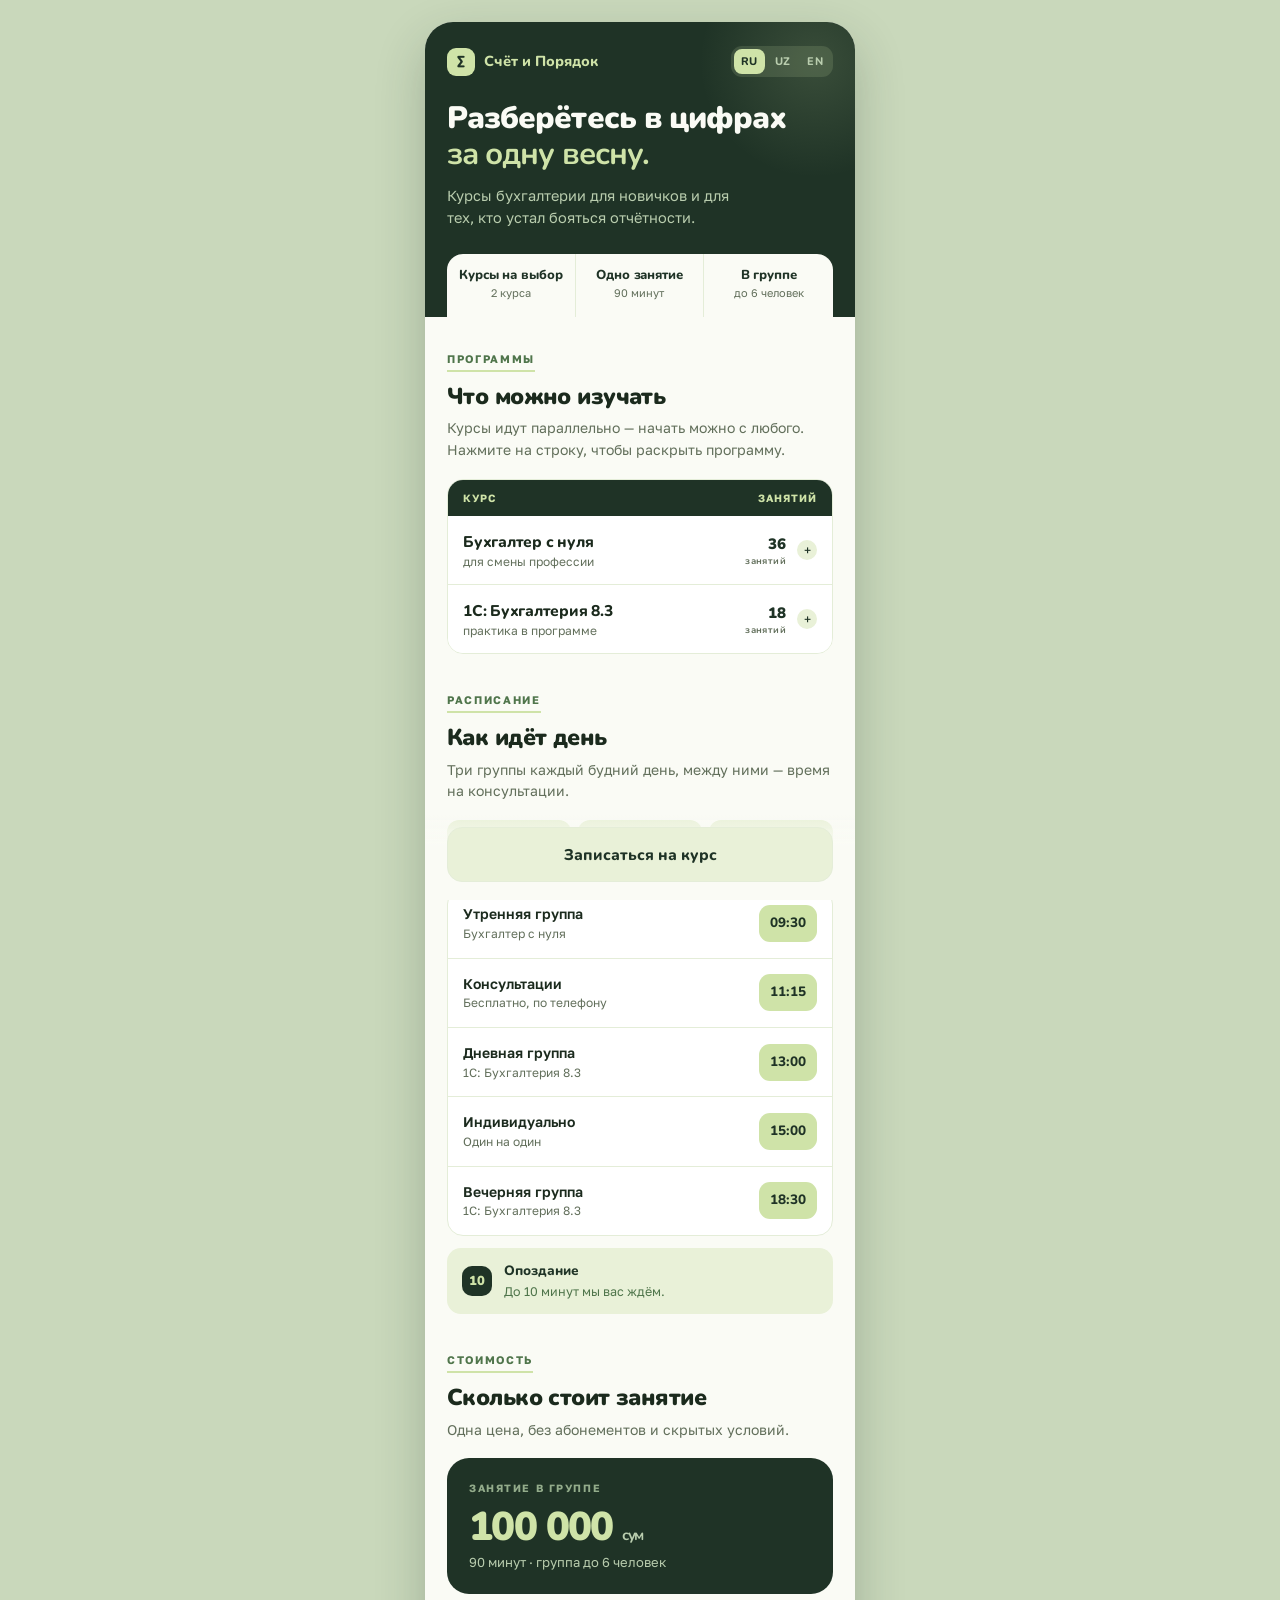
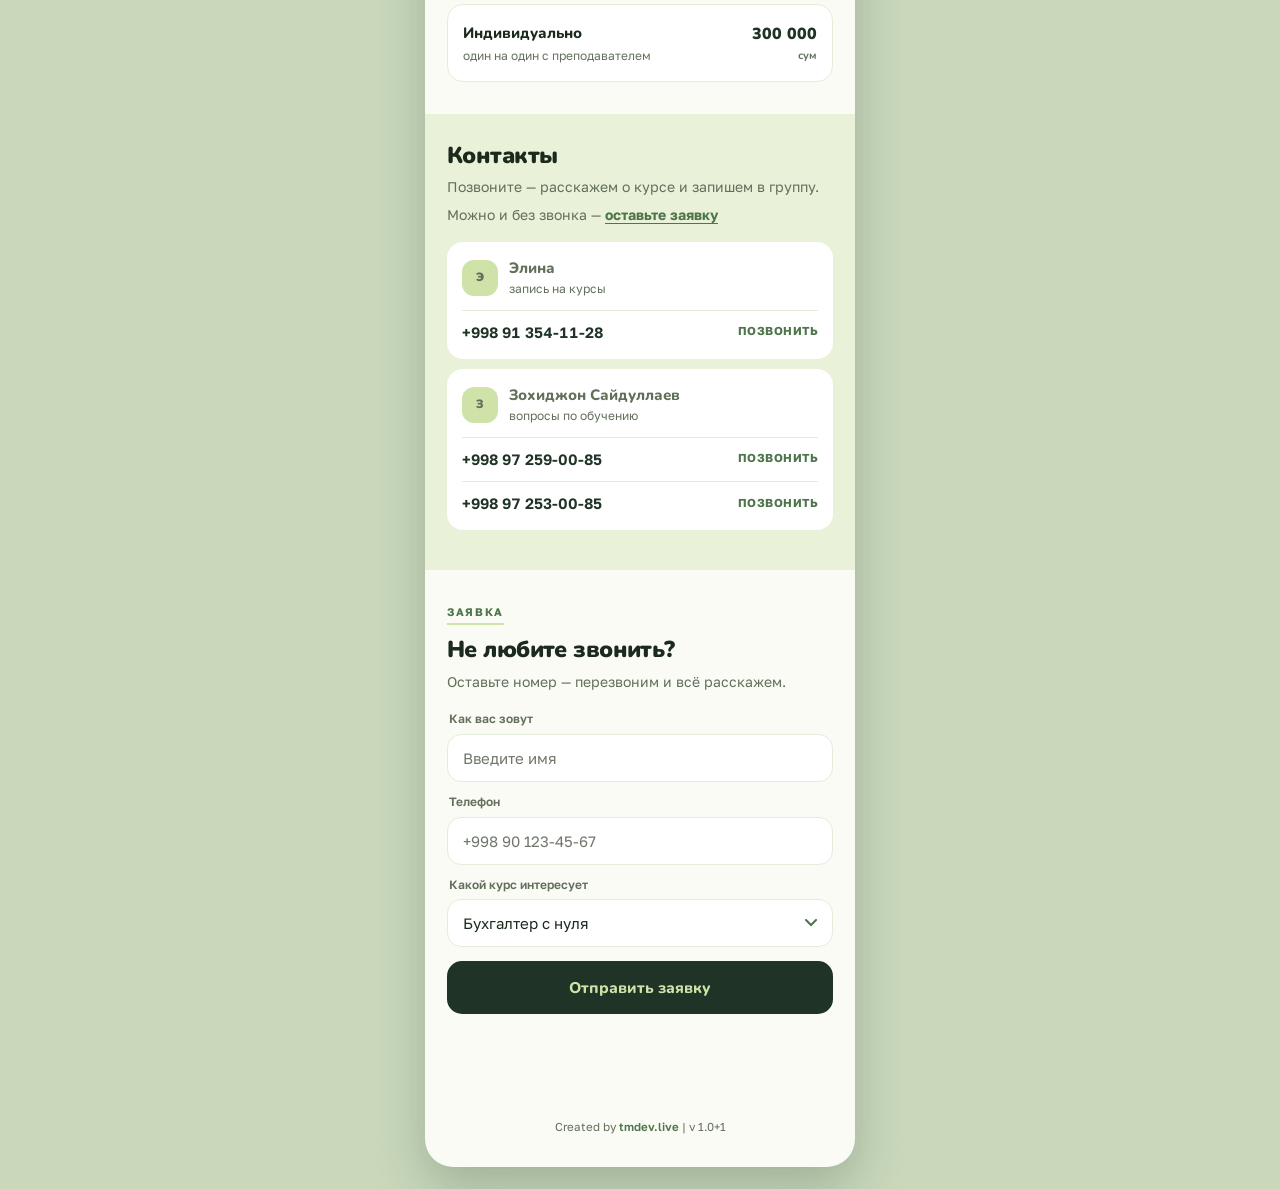
<file: docs/index.html>
<!DOCTYPE html>
<html lang="ru">
<head>
<meta charset="UTF-8">

<!-- viewport-fit=cover разрешает странице заезжать под вырез камеры
     и под жестовую полосу внизу. Отступы от них расставит styles.css. -->
<meta name="viewport" content="width=device-width, initial-scale=1, viewport-fit=cover">

<!-- Говорим телефону: у страницы светлое оформление, затемнять не нужно -->
<meta name="color-scheme" content="light">

<title>Счёт и порядок — курсы бухгалтерского учёта</title>

<!-- Превью ссылки. Когда этот адрес отправляют в чат, мессенджер читает
     эти строки и показывает карточку с картинкой и описанием вместо
     голого адреса. Меняется здесь, а не в data.js: это про саму ссылку,
     а не про содержимое страницы. -->
<meta property="og:type" content="website">
<meta property="og:title" content="Счёт и порядок — курсы бухгалтерского учёта">
<meta property="og:description" content="Два курса: бухгалтер с нуля и 1С:Бухгалтерия 8.3. Программа, расписание дня, цены и телефоны для записи.">
<meta property="og:image" content="https://timothytimothydevflutter.github.io/buhkursy-miniapp/preview.png">
<meta property="og:url" content="https://timothytimothydevflutter.github.io/buhkursy-miniapp/">
<meta name="description" content="Курсы бухгалтерского учёта: с нуля и 1С 8.3. Программа, расписание, цены и телефоны для записи.">

<!-- Шрифты подгружаются из интернета -->
<link rel="preconnect" href="https://fonts.googleapis.com">
<link rel="preconnect" href="https://fonts.gstatic.com" crossorigin>
<link href="https://fonts.googleapis.com/css2?family=Golos+Text:wght@400;600;700&family=Nunito:wght@700;800;900&display=swap" rel="stylesheet">

<!-- Оформление: цвета, шрифты, отступы -->
<link rel="stylesheet" href="styles.css">

<!-- Библиотека Telegram. Даёт странице связь с мессенджером: развернуть окно,
     показать встроенную кнопку, включить вибрацию, узнать имя человека.
     В обычном браузере она тоже загрузится, но останется без дела —
     страница это проверяет и работает как раньше. -->
<script src="https://telegram.org/js/telegram-web-app.js"></script>
</head>

<!--
  Этот файл — только каркас: перечень блоков и их порядок сверху вниз.
  Текстов здесь нет намеренно. Каждый блок ниже пустой, его наполняет
  скрипт app.js, беря содержимое из data.js.

  Менять что-то здесь нужно, только если вы хотите переставить блоки
  местами или убрать целый блок со страницы.
-->
<body>
<div class="app">

  <!-- ПРИВЕТСТВИЕ: логотип, заголовок, три цифры -->
  <header class="hero" data-block="hero"></header>

  <!-- КУРСЫ: раскрывающиеся строки с программой -->
  <section data-block="courses"></section>

  <!-- РАСПИСАНИЕ: часы работы и занятия по времени -->
  <section data-block="schedule"></section>

  <!-- СТОИМОСТЬ: группа и индивидуально -->
  <section data-block="prices"></section>

  <!-- КОНТАКТЫ: люди и телефоны -->
  <div class="contacts" data-block="contacts"></div>

  <!-- ЗАЯВКА: для тех, кто не готов звонить.
       Показывается, только если в data.js заполнен адрес приёмника. -->
  <section data-block="form" hidden></section>

  <!-- Кнопка в конце страницы. Не прилипает — уезжает вместе с содержимым. -->
  <div class="endbar" data-block="cta"></div>

  <!-- Подпись мелким шрифтом внизу -->
  <footer data-block="footer"></footer>

</div>

<!-- Порядок важен: сначала содержимое, потом скрипт, который его расставляет -->
<script src="data.js"></script>
<script src="app.js"></script>
</body>
</html>
</file>
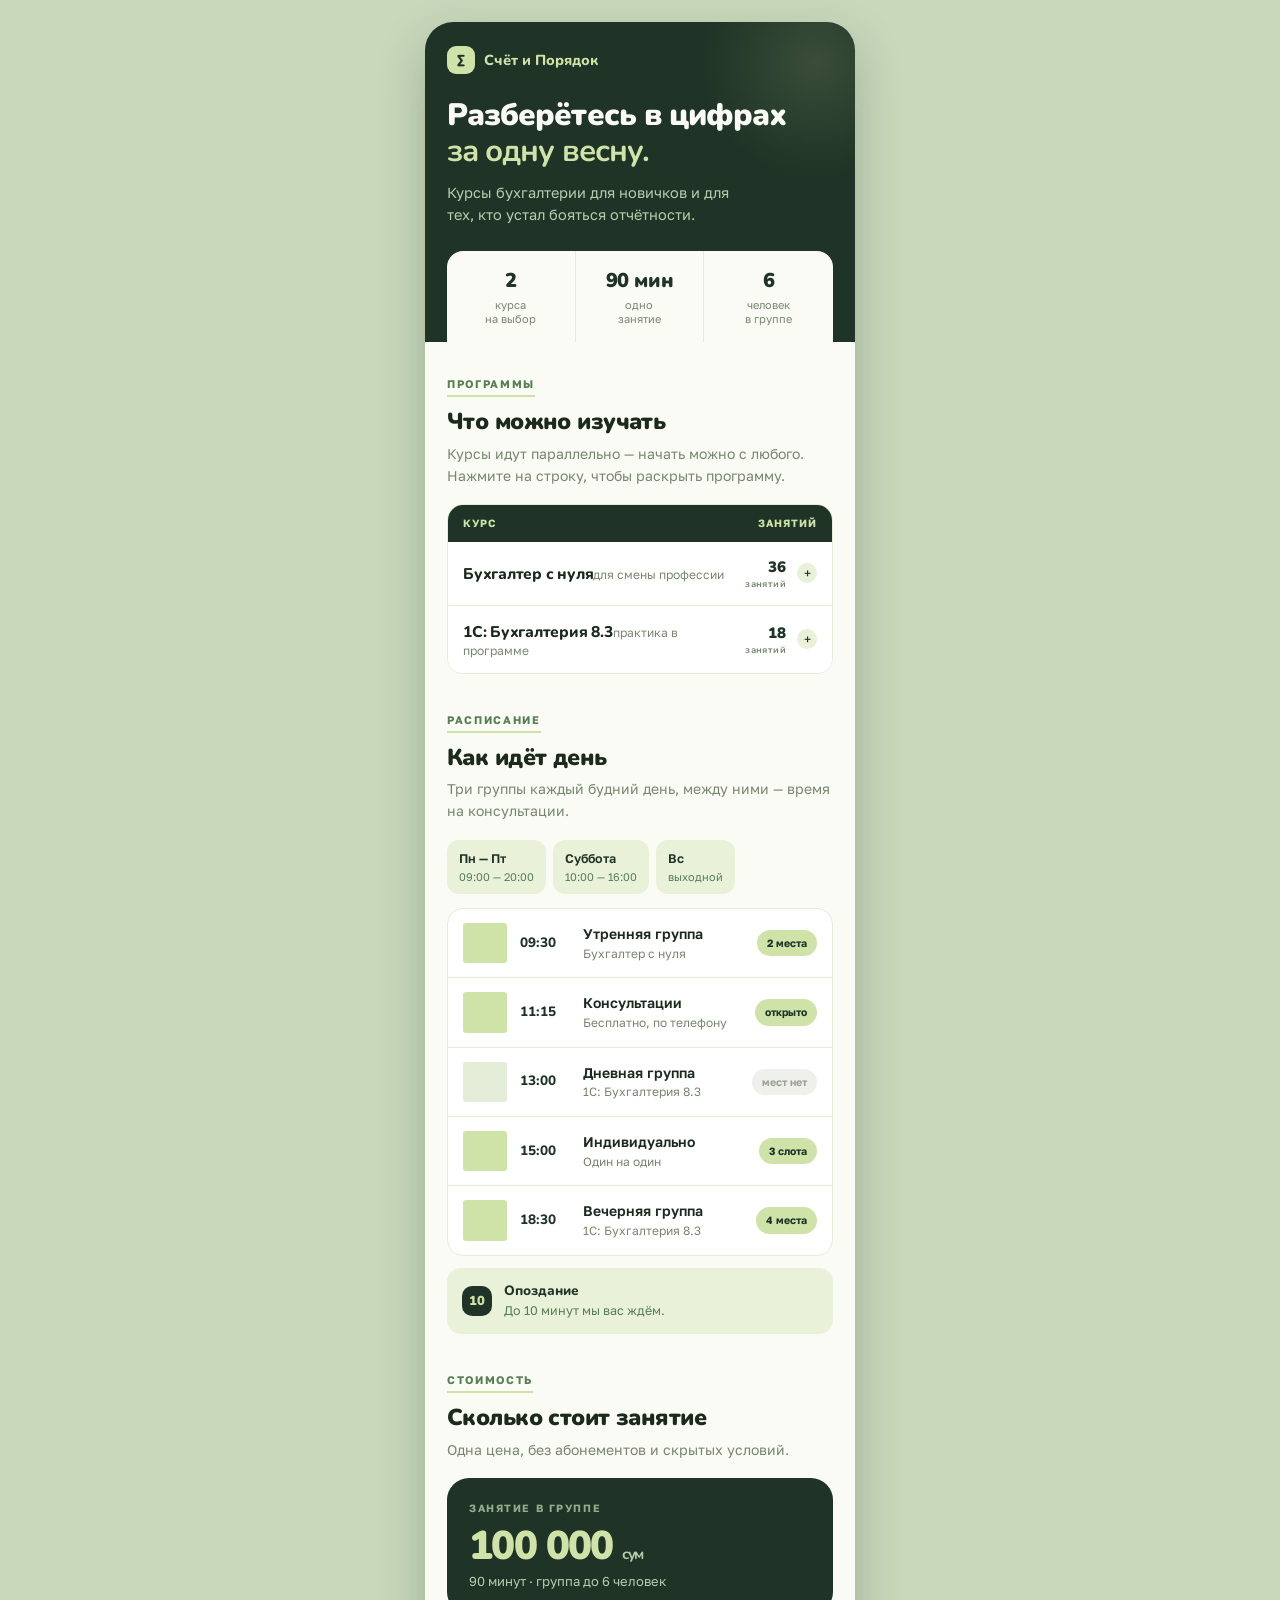
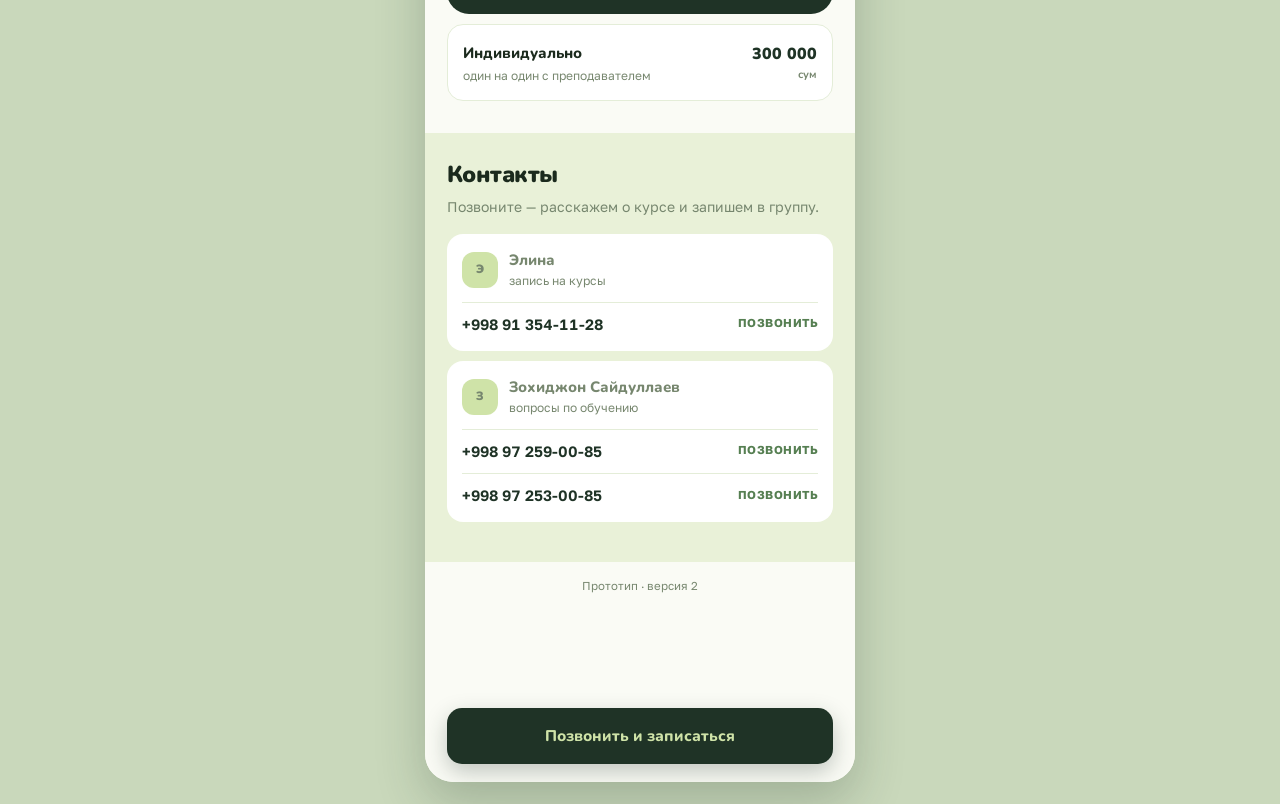
<file: prototype/index.html>
<!DOCTYPE html>
<html lang="ru">
<head>
<meta charset="UTF-8">
<meta name="viewport" content="width=device-width, initial-scale=1">
<title>Прототип — версия 2</title>
<link rel="preconnect" href="https://fonts.googleapis.com">
<link rel="preconnect" href="https://fonts.gstatic.com" crossorigin>
<link href="https://fonts.googleapis.com/css2?family=Golos+Text:wght@400;500;600;700&family=Nunito:wght@700;800;900&display=swap" rel="stylesheet">
<style>
:root{
  --forest:#1F3326;
  --moss:#567F52;
  --pist:#CFE3A8;
  --pist-2:#E9F1D8;
  --pist-3:#F3F7EA;
  --cream:#FAFBF5;
  --ink:#1B2A1D;
  --muted:#77876F;
  --line:#E4EDD8;
}
*{box-sizing:border-box;margin:0;padding:0}
html{scroll-behavior:smooth}
body{
  font-family:'Golos Text',system-ui,-apple-system,'Segoe UI',sans-serif;
  background:#C9D8BB;color:var(--ink);line-height:1.55;
  display:flex;justify-content:center;
}
h1,h2,h3{font-family:'Nunito',system-ui,sans-serif}
a{color:inherit}
.app{width:100%;max-width:430px;background:var(--cream);min-height:100vh;position:relative;overflow:hidden}
@media(min-width:700px){
  body{padding:22px 0}
  .app{border-radius:28px;box-shadow:0 20px 50px rgba(31,51,38,.24);min-height:auto}
}

/* ——— приветствие ——— */
.hero{background:var(--forest);color:var(--cream);padding:24px 22px 0;position:relative;overflow:hidden}
.hero::after{
  content:"";position:absolute;right:-80px;top:-80px;width:240px;height:240px;border-radius:50%;
  background:radial-gradient(circle,rgba(207,227,168,.15),transparent 68%);
}
.logo{display:flex;align-items:center;gap:9px;position:relative;z-index:1}
.logo .m{
  width:28px;height:28px;border-radius:9px;background:var(--pist);color:var(--forest);
  display:grid;place-items:center;font-family:'Nunito',sans-serif;font-weight:900;font-size:13px;
}
.logo b{font-family:'Nunito',sans-serif;font-weight:800;font-size:14.5px;color:var(--pist)}
.hero h1{
  font-weight:900;font-size:31px;line-height:1.16;letter-spacing:-.03em;
  margin:24px 0 12px;position:relative;z-index:1;
}
.hero h1 span{display:block;font-weight:700;color:var(--pist)}
.hero .lede{font-size:14.5px;color:#B9CDAE;max-width:32ch;margin-bottom:24px;position:relative;z-index:1}
.strip{
  display:grid;grid-template-columns:repeat(3,1fr);
  background:var(--cream);border-radius:16px 16px 0 0;overflow:hidden;position:relative;z-index:1;
}
.strip div{padding:14px 12px 16px;border-right:1px solid var(--line);text-align:center}
.strip div:last-child{border-right:0}
.strip b{
  display:block;font-family:'Nunito',sans-serif;font-weight:900;font-size:20px;
  color:var(--forest);letter-spacing:-.02em;
}
.strip span{display:block;font-size:11px;color:var(--muted);line-height:1.3;margin-top:2px}

/* ——— секции ——— */
section{padding:28px 22px 4px}
.label{
  display:inline-block;font-size:11px;font-weight:700;letter-spacing:.15em;text-transform:uppercase;
  color:var(--moss);border-bottom:2px solid var(--pist);padding-bottom:3px;margin-bottom:11px;
}
h2{font-weight:900;font-size:23px;letter-spacing:-.025em;line-height:1.2;margin-bottom:7px}
.desc{font-size:14px;color:var(--muted);margin-bottom:18px}

/* ——— ведомость ——— */
.sheet{border:1px solid var(--line);border-radius:16px;overflow:hidden;background:#fff}
.sheet-head{
  display:flex;justify-content:space-between;background:var(--forest);color:var(--pist);
  font-size:10.5px;font-weight:700;letter-spacing:.1em;text-transform:uppercase;padding:10px 15px;
}
.row{
  display:grid;grid-template-columns:1fr auto 20px;gap:11px;align-items:center;
  padding:15px;border-top:1px solid var(--line);background:#fff;
  cursor:pointer;width:100%;text-align:left;border-left:0;border-right:0;border-bottom:0;
  font-family:'Golos Text',sans-serif;
}
.row:first-of-type{border-top:0}
.row .t{font-family:'Nunito',sans-serif;font-weight:800;font-size:15.5px;letter-spacing:-.015em;color:var(--ink)}
.row .s{font-size:12px;color:var(--muted);margin-top:2px}
.row .n{
  font-variant-numeric:tabular-nums;font-family:'Nunito',sans-serif;font-weight:900;
  font-size:15px;color:var(--forest);text-align:right;
}
.row .n small{display:block;font-size:9.5px;color:var(--muted);font-weight:700;letter-spacing:.04em}
.row .pl{
  width:20px;height:20px;border-radius:50%;background:var(--pist-2);color:var(--forest);
  display:grid;place-items:center;font-size:13px;transition:transform .22s ease;
}
.row.open .pl{transform:rotate(45deg);background:var(--forest);color:var(--pist)}
.row:focus-visible{outline:2px solid var(--moss);outline-offset:-2px}
.body{max-height:0;overflow:hidden;transition:max-height .3s ease;background:var(--pist-3)}
.body.open{max-height:460px}
.body .in{padding:15px 15px 18px}
.body p{font-size:13.5px;color:var(--muted);margin-bottom:11px}
.chips{display:flex;gap:6px;flex-wrap:wrap;margin-bottom:12px}
.chip{font-size:11px;font-weight:600;background:#fff;border:1px solid var(--line);color:var(--moss);padding:5px 10px;border-radius:20px}
.body ul{list-style:none}
.body li{font-size:13.5px;padding:7px 0 7px 19px;position:relative;border-top:1px dashed var(--line)}
.body li::before{
  content:"";position:absolute;left:1px;top:14px;width:8px;height:8px;border-radius:3px;background:var(--pist);
}

/* ——— расписание ——— */
.hours{display:flex;gap:7px;margin-bottom:14px;flex-wrap:wrap}
.hours div{
  background:var(--pist-2);border-radius:12px;padding:9px 12px;
  font-size:12.5px;font-weight:600;color:var(--forest);
}
.hours div span{display:block;font-size:11px;color:var(--moss);font-weight:400}
.slot{display:flex;align-items:center;gap:13px;padding:14px 15px;border-top:1px solid var(--line)}
.slot:first-of-type{border-top:0}
.slot .bar{width:3px;align-self:stretch;border-radius:3px;background:var(--pist)}
.slot.off .bar{background:var(--line)}
.slot .tm{
  width:50px;flex-shrink:0;font-variant-numeric:tabular-nums;
  font-family:'Nunito',sans-serif;font-weight:800;font-size:13.5px;color:var(--forest);
}
.slot .tx{flex:1;font-size:14px;font-weight:600}
.slot .tx span{display:block;font-size:12px;color:var(--muted);font-weight:400}
.tag{font-size:10.5px;font-weight:700;padding:5px 10px;border-radius:20px;white-space:nowrap;background:var(--pist);color:var(--forest)}
.tag.no{background:#EFF0EB;color:#9AA495}

/* заметка об опоздании */
.note-card{
  display:flex;align-items:center;gap:12px;margin-top:12px;
  background:var(--pist-2);border-radius:14px;padding:13px 15px;
}
.note-card .ic{
  width:30px;height:30px;flex-shrink:0;border-radius:10px;background:var(--forest);color:var(--pist);
  display:grid;place-items:center;font-family:'Nunito',sans-serif;font-weight:900;font-size:13px;
}
.note-card b{display:block;font-family:'Nunito',sans-serif;font-weight:800;font-size:13.5px;color:var(--forest)}
.note-card span{font-size:12.5px;color:var(--moss)}

/* ——— стоимость ——— */
.price-main{background:var(--forest);border-radius:22px;padding:22px;color:#fff}
.price-main .cl{font-size:10.5px;letter-spacing:.15em;text-transform:uppercase;color:#93AC8B;font-weight:700}
.price-main .amount{
  font-family:'Nunito',sans-serif;font-weight:900;font-size:40px;letter-spacing:-.04em;
  color:var(--pist);line-height:1.05;margin:9px 0 4px;font-variant-numeric:tabular-nums;
}
.price-main .amount i{font-style:normal;font-size:15px;font-weight:700;color:#B9CDAE}
.price-main .note{font-size:13px;color:#B9CDAE}
.prow{
  display:flex;justify-content:space-between;align-items:center;
  background:#fff;border:1px solid var(--line);border-radius:16px;padding:15px;margin-top:10px;
}
.prow b{font-family:'Nunito',sans-serif;font-weight:800;font-size:15px}
.prow small{display:block;font-size:12px;color:var(--muted);font-weight:400;font-family:'Golos Text',sans-serif;margin-top:2px}
.prow .v{
  font-family:'Nunito',sans-serif;font-weight:900;font-size:16px;color:var(--forest);
  text-align:right;white-space:nowrap;font-variant-numeric:tabular-nums;
}
.prow .v span{display:block;font-size:11px;color:var(--muted);font-weight:700}

/* ——— контакты ——— */
.contacts{background:var(--pist-2);padding:28px 22px 30px;margin-top:28px}
.contacts h2{margin-bottom:7px}
.contacts .desc{margin-bottom:16px}
.person{background:#fff;border-radius:16px;padding:15px;margin-bottom:10px}
.person .who{display:flex;align-items:center;gap:11px;margin-bottom:11px}
.person .av{
  width:36px;height:36px;border-radius:12px;background:var(--pist);color:var(--forest);
  display:grid;place-items:center;font-family:'Nunito',sans-serif;font-weight:900;font-size:14px;flex-shrink:0;
}
.person .who b{font-family:'Nunito',sans-serif;font-weight:800;font-size:15px;display:block}
.person .who span{font-size:12px;color:var(--muted)}
.tel{
  display:flex;justify-content:space-between;align-items:center;text-decoration:none;
  padding:10px 0;border-top:1px solid var(--line);
  font-variant-numeric:tabular-nums;font-weight:600;font-size:15px;color:var(--forest);
}
.tel:last-child{padding-bottom:0}
.tel em{font-style:normal;font-size:11.5px;font-weight:700;color:var(--moss);letter-spacing:.04em;text-transform:uppercase}
footer{padding:16px 22px 100px;text-align:center;font-size:11.5px;color:var(--muted)}

/* ——— липкая кнопка ——— */
.bar{
  position:sticky;bottom:0;padding:12px 22px 18px;
  background:linear-gradient(to top,var(--cream) 58%,rgba(250,251,245,0));
}
.cta{
  display:block;width:100%;border:0;cursor:pointer;text-decoration:none;
  background:var(--forest);color:var(--pist);
  font-family:'Nunito',sans-serif;font-weight:800;font-size:15.5px;
  padding:16px;border-radius:15px;text-align:center;
  box-shadow:0 8px 22px rgba(31,51,38,.26);transition:transform .15s ease;
}
.cta:active{transform:scale(.985)}
@media(prefers-reduced-motion:reduce){*{transition:none!important}html{scroll-behavior:auto}}
</style>
</head>
<body>
<div class="app">

  <header class="hero">
    <div class="logo"><span class="m">Σ</span><b>Счёт и Порядок</b></div>
    <h1>Разберётесь в цифрах<span>за одну весну.</span></h1>
    <p class="lede">Курсы бухгалтерии для новичков и для тех, кто устал бояться отчётности.</p>
    <div class="strip">
      <div><b>2</b><span>курса<br>на выбор</span></div>
      <div><b>90 мин</b><span>одно<br>занятие</span></div>
      <div><b>6</b><span>человек<br>в группе</span></div>
    </div>
  </header>

  <!-- КУРСЫ -->
  <section>
    <span class="label">Программы</span>
    <h2>Что можно изучать</h2>
    <p class="desc">Курсы идут параллельно — начать можно с любого. Нажмите на строку, чтобы раскрыть программу.</p>

    <div class="sheet">
      <div class="sheet-head"><span>Курс</span><span>Занятий</span></div>

      <button class="row" data-acc><span><span class="t">Бухгалтер с нуля</span><span class="s">для смены профессии</span></span><span class="n">36<small>занятий</small></span><span class="pl">+</span></button>
      <div class="body"><div class="in">
        <p>Полный путь: от первого документа до сданного отчёта. Подойдёт, если вы никогда не работали с бухгалтерией.</p>
        <div class="chips"><span class="chip">с нуля</span><span class="chip">много практики</span></div>
        <ul><li>Первичные документы и счета</li><li>Двойная запись: дебет и кредит</li><li>Учёт кассы и банка</li><li>Итоговая практика на реальных кейсах</li></ul>
      </div></div>

      <button class="row" data-acc><span><span class="t">1С: Бухгалтерия 8.3</span><span class="s">практика в программе</span></span><span class="n">18<small>занятий</small></span><span class="pl">+</span></button>
      <div class="body"><div class="in">
        <p>Каждое занятие проходит за компьютером, внутри самой программы. Без пересказа справки.</p>
        <div class="chips"><span class="chip">за компьютером</span><span class="chip">по документам</span></div>
        <ul><li>Настройка организации с нуля</li><li>Поступление, продажа, оплата</li><li>Закрытие месяца</li><li>Формирование отчётов</li></ul>
      </div></div>
    </div>
  </section>

  <!-- РАСПИСАНИЕ -->
  <section>
    <span class="label">Расписание</span>
    <h2>Как идёт день</h2>
    <p class="desc">Три группы каждый будний день, между ними — время на консультации.</p>

    <div class="hours">
      <div>Пн — Пт <span>09:00 — 20:00</span></div>
      <div>Суббота <span>10:00 — 16:00</span></div>
      <div>Вс <span>выходной</span></div>
    </div>

    <div class="sheet">
      <div class="slot"><span class="bar"></span><span class="tm">09:30</span><span class="tx">Утренняя группа<span>Бухгалтер с нуля</span></span><span class="tag">2 места</span></div>
      <div class="slot"><span class="bar"></span><span class="tm">11:15</span><span class="tx">Консультации<span>Бесплатно, по телефону</span></span><span class="tag">открыто</span></div>
      <div class="slot off"><span class="bar"></span><span class="tm">13:00</span><span class="tx">Дневная группа<span>1С: Бухгалтерия 8.3</span></span><span class="tag no">мест нет</span></div>
      <div class="slot"><span class="bar"></span><span class="tm">15:00</span><span class="tx">Индивидуально<span>Один на один</span></span><span class="tag">3 слота</span></div>
      <div class="slot"><span class="bar"></span><span class="tm">18:30</span><span class="tx">Вечерняя группа<span>1С: Бухгалтерия 8.3</span></span><span class="tag">4 места</span></div>
    </div>

    <div class="note-card">
      <span class="ic">10</span>
      <span><b>Опоздание</b><span>До 10 минут мы вас ждём.</span></span>
    </div>
  </section>

  <!-- СТОИМОСТЬ -->
  <section>
    <span class="label">Стоимость</span>
    <h2>Сколько стоит занятие</h2>
    <p class="desc">Одна цена, без абонементов и скрытых условий.</p>

    <div class="price-main">
      <div class="cl">Занятие в группе</div>
      <div class="amount">100 000 <i>сум</i></div>
      <div class="note">90 минут · группа до 6 человек</div>
    </div>

    <div class="prow">
      <div><b>Индивидуально</b><small>один на один с преподавателем</small></div>
      <div class="v">300 000<span>сум</span></div>
    </div>
  </section>

  <!-- КОНТАКТЫ -->
  <div class="contacts">
    <h2>Контакты</h2>
    <p class="desc">Позвоните — расскажем о курсе и запишем в группу.</p>

    <div class="person">
      <div class="who"><span class="av">Э</span><span><b>Элина</b><span>запись на курсы</span></span></div>
      <a class="tel" href="tel:+998913541128">+998 91 354-11-28 <em>позвонить</em></a>
    </div>

    <div class="person">
      <div class="who"><span class="av">З</span><span><b>Зохиджон Сайдуллаев</b><span>вопросы по обучению</span></span></div>
      <a class="tel" href="tel:+998972590085">+998 97 259-00-85 <em>позвонить</em></a>
      <a class="tel" href="tel:+998972530085">+998 97 253-00-85 <em>позвонить</em></a>
    </div>
  </div>

  <footer>Прототип · версия 2</footer>

  <div class="bar">
    <a class="cta" href="tel:+998913541128">Позвонить и записаться</a>
  </div>
</div>

<script>
document.querySelectorAll('[data-acc]').forEach(function(h){
  h.addEventListener('click',function(){
    var b=h.nextElementSibling, open=b.classList.contains('open');
    document.querySelectorAll('.body.open').forEach(function(x){
      x.classList.remove('open'); x.previousElementSibling.classList.remove('open');
    });
    if(!open){b.classList.add('open');h.classList.add('open')}
  });
});
</script>
</body>
</html>
</file>
<file: docs/styles.css>
/* ============================================================
   ОФОРМЛЕНИЕ: цвета, шрифты, отступы, размеры.
   Тексты и цены живут не здесь, а в файле data.js.

   Ниже — палитра проекта. Каждый цвет записан один раз,
   а дальше по файлу используется по имени. Поменяли строку
   здесь — цвет сменился везде, где он встречается.

   Код цвета читается так: #1F3326 — три пары символов,
   красный, зелёный, синий. Чем больше число, тем ярче канал.
   Подобрать новый оттенок проще всего в поиске: «picker цвета».
   ============================================================ */

:root{
  --forest:#1F3326;   /* тёмно-зелёный: фон приветствия, карточка цены, кнопка внизу */
  --moss:#4F754B;     /* средний зелёный: подписи-рубрики, слово «позвонить» */
  --pist:#CFE3A8;     /* фисташковый: текст на тёмном фоне, метки со свободными местами */
  --pist-2:#E9F1D8;   /* светлая фисташка: фон блока контактов, плашка про опоздание */
  --pist-3:#F3F7EA;   /* самая светлая фисташка: фон раскрытой программы курса */
  --cream:#FAFBF5;    /* кремовый: основной фон всей страницы */
  --ink:#1B2A1D;      /* почти чёрный: цвет обычного текста */
  --muted:#626F5B;    /* приглушённый серо-зелёный: пояснения и мелкие подписи */
  --line:#E4EDD8;     /* цвет тонких линий и рамок */
}
*{box-sizing:border-box;margin:0;padding:0}
html{scroll-behavior:smooth}
body{
  font-family:'Golos Text',system-ui,-apple-system,'Segoe UI',sans-serif;
  background:#C9D8BB;color:var(--ink);line-height:1.55;
  display:flex;justify-content:center;
}
h1,h2,h3{font-family:'Nunito',system-ui,sans-serif}
a{color:inherit}
/* overflow:clip вместо hidden — принципиальная разница.
   hidden делает контейнер областью прокрутки, и прилипающая кнопка внизу
   перестаёт прилипать. clip обрезает точно так же, но области прокрутки
   не создаёт. Старые браузеры clip не знают и оставят hidden: там кнопка
   просто уедет вместе со страницей, вёрстка не пострадает. */
.app{
  width:100%;max-width:430px;background:var(--cream);min-height:100vh;position:relative;
  overflow:hidden;overflow:clip;
}
@media(min-width:700px){
  body{padding:22px 0}
  .app{border-radius:28px;box-shadow:0 20px 50px rgba(31,51,38,.24);min-height:auto}
}

/* ——— приветствие ——— */
.hero{background:var(--forest);color:var(--cream);padding:24px 22px 0;position:relative;overflow:hidden}
.hero::after{
  content:"";position:absolute;right:-80px;top:-80px;width:240px;height:240px;border-radius:50%;
  background:radial-gradient(circle,rgba(207,227,168,.15),transparent 68%);
}
.logo{display:flex;align-items:center;gap:9px;position:relative;z-index:1}
.logo .m{
  width:28px;height:28px;border-radius:9px;background:var(--pist);color:var(--forest);
  display:grid;place-items:center;font-family:'Nunito',sans-serif;font-weight:900;font-size:13px;
}
.logo b{font-family:'Nunito',sans-serif;font-weight:800;font-size:14.5px;color:var(--pist)}
.hero h1{
  font-weight:900;font-size:31px;line-height:1.16;letter-spacing:-.03em;
  margin:24px 0 12px;position:relative;z-index:1;
}
.hero h1 span{display:block;font-weight:700;color:var(--pist)}
.hero .lede{font-size:14.5px;color:#B9CDAE;max-width:32ch;margin-bottom:24px;position:relative;z-index:1}
.strip{
  display:grid;grid-template-columns:repeat(3,1fr);
  background:var(--cream);border-radius:16px 16px 0 0;overflow:hidden;position:relative;z-index:1;
}
.strip div{padding:14px 12px 16px;border-right:1px solid var(--line);text-align:center}
.strip div:last-child{border-right:0}
.strip b{
  display:block;font-family:'Nunito',sans-serif;font-weight:900;font-size:20px;
  color:var(--forest);letter-spacing:-.02em;
}
.strip span{display:block;font-size:11px;color:var(--muted);line-height:1.3;margin-top:2px}

/* ——— секции ——— */
section{padding:28px 22px 4px}
.label{
  display:inline-block;font-size:11px;font-weight:700;letter-spacing:.15em;text-transform:uppercase;
  color:var(--moss);border-bottom:2px solid var(--pist);padding-bottom:3px;margin-bottom:11px;
}
h2{font-weight:900;font-size:23px;letter-spacing:-.025em;line-height:1.2;margin-bottom:7px}
.desc{font-size:14px;color:var(--muted);margin-bottom:18px}

/* ——— ведомость ——— */
.sheet{border:1px solid var(--line);border-radius:16px;overflow:hidden;background:#fff}
.sheet-head{
  display:flex;justify-content:space-between;background:var(--forest);color:var(--pist);
  font-size:10.5px;font-weight:700;letter-spacing:.1em;text-transform:uppercase;padding:10px 15px;
}
.row{
  display:grid;grid-template-columns:1fr auto 20px;gap:11px;align-items:center;
  padding:15px;border-top:1px solid var(--line);background:#fff;
  cursor:pointer;width:100%;text-align:left;border-left:0;border-right:0;border-bottom:0;
  font-family:'Golos Text',sans-serif;
}
.row:first-of-type{border-top:0}
.row .t{font-family:'Nunito',sans-serif;font-weight:800;font-size:15.5px;letter-spacing:-.015em;color:var(--ink)}
.row .s{font-size:12px;color:var(--muted);margin-top:2px}
.row .n{
  font-variant-numeric:tabular-nums;font-family:'Nunito',sans-serif;font-weight:900;
  font-size:15px;color:var(--forest);text-align:right;
}
.row .n small{display:block;font-size:9.5px;color:var(--muted);font-weight:700;letter-spacing:.04em}
.row .pl{
  width:20px;height:20px;border-radius:50%;background:var(--pist-2);color:var(--forest);
  display:grid;place-items:center;font-size:13px;transition:transform .22s ease;
}
.row.open .pl{transform:rotate(45deg);background:var(--forest);color:var(--pist)}
.row:focus-visible{outline:2px solid var(--moss);outline-offset:-2px}
.body{max-height:0;overflow:hidden;transition:max-height .3s ease;background:var(--pist-3)}
.body.open{max-height:460px}
.body .in{padding:15px 15px 18px}
.body p{font-size:13.5px;color:var(--muted);margin-bottom:11px}
.chips{display:flex;gap:6px;flex-wrap:wrap;margin-bottom:12px}
.chip{font-size:11px;font-weight:600;background:#fff;border:1px solid var(--line);color:var(--moss);padding:5px 10px;border-radius:20px}
.body ul{list-style:none}
.body li{font-size:13.5px;padding:7px 0 7px 19px;position:relative;border-top:1px dashed var(--line)}
.body li::before{
  content:"";position:absolute;left:1px;top:14px;width:8px;height:8px;border-radius:3px;background:var(--pist);
}

/* ——— расписание ——— */
.hours{display:flex;gap:7px;margin-bottom:14px;flex-wrap:wrap}
.hours div{
  background:var(--pist-2);border-radius:12px;padding:9px 12px;
  font-size:12.5px;font-weight:600;color:var(--forest);
}
.hours div span{display:block;font-size:11px;color:var(--moss);font-weight:400}
.slot{display:flex;align-items:center;gap:13px;padding:14px 15px;border-top:1px solid var(--line)}
.slot:first-of-type{border-top:0}
/* Время справа, в фисташковой плашке */
.slot .tm{
  flex-shrink:0;font-variant-numeric:tabular-nums;
  font-family:'Nunito',sans-serif;font-weight:800;font-size:13.5px;color:var(--forest);
  background:var(--pist);border-radius:11px;padding:8px 11px;
}
.slot .tx{flex:1;font-size:14px;font-weight:600}
.slot .tx span{display:block;font-size:12px;color:var(--muted);font-weight:400}
.tag{font-size:10.5px;font-weight:700;padding:5px 10px;border-radius:20px;white-space:nowrap;background:var(--pist);color:var(--forest)}
.tag.no{background:#EFF0EB;color:#666C62}

/* заметка об опоздании */
.note-card{
  display:flex;align-items:center;gap:12px;margin-top:12px;
  background:var(--pist-2);border-radius:14px;padding:13px 15px;
}
.note-card .ic{
  width:30px;height:30px;flex-shrink:0;border-radius:10px;background:var(--forest);color:var(--pist);
  display:grid;place-items:center;font-family:'Nunito',sans-serif;font-weight:900;font-size:13px;
}
.note-card b{display:block;font-family:'Nunito',sans-serif;font-weight:800;font-size:13.5px;color:var(--forest)}
.note-card span{font-size:12.5px;color:var(--moss)}

/* ——— стоимость ——— */
.price-main{background:var(--forest);border-radius:22px;padding:22px;color:#fff}
.price-main .cl{font-size:10.5px;letter-spacing:.15em;text-transform:uppercase;color:#93AC8B;font-weight:700}
.price-main .amount{
  font-family:'Nunito',sans-serif;font-weight:900;font-size:40px;letter-spacing:-.04em;
  color:var(--pist);line-height:1.05;margin:9px 0 4px;font-variant-numeric:tabular-nums;
}
.price-main .amount i{font-style:normal;font-size:15px;font-weight:700;color:#B9CDAE}
.price-main .note{font-size:13px;color:#B9CDAE}
.prow{
  display:flex;justify-content:space-between;align-items:center;
  background:#fff;border:1px solid var(--line);border-radius:16px;padding:15px;margin-top:10px;
}
.prow b{font-family:'Nunito',sans-serif;font-weight:800;font-size:15px}
.prow small{display:block;font-size:12px;color:var(--muted);font-weight:400;font-family:'Golos Text',sans-serif;margin-top:2px}
.prow .v{
  font-family:'Nunito',sans-serif;font-weight:900;font-size:16px;color:var(--forest);
  text-align:right;white-space:nowrap;font-variant-numeric:tabular-nums;
}
.prow .v span{display:block;font-size:11px;color:var(--muted);font-weight:700}

/* ——— контакты ——— */
.contacts{background:var(--pist-2);padding:28px 22px 30px;margin-top:28px}
.contacts h2{margin-bottom:7px}
.contacts .desc{margin-bottom:16px}
.person{background:#fff;border-radius:16px;padding:15px;margin-bottom:10px}
.person .who{display:flex;align-items:center;gap:11px;margin-bottom:11px}
.person .av{
  width:36px;height:36px;border-radius:12px;background:var(--pist);color:var(--forest);
  display:grid;place-items:center;font-family:'Nunito',sans-serif;font-weight:900;font-size:14px;flex-shrink:0;
}
.person .who b{font-family:'Nunito',sans-serif;font-weight:800;font-size:15px;display:block}
.person .who span{font-size:12px;color:var(--muted)}
.tel{
  display:flex;justify-content:space-between;align-items:center;text-decoration:none;
  padding:10px 0;border-top:1px solid var(--line);
  font-variant-numeric:tabular-nums;font-weight:600;font-size:15px;color:var(--forest);
}
.tel:last-child{padding-bottom:0}
.tel em{font-style:normal;font-size:11.5px;font-weight:700;color:var(--moss);letter-spacing:.04em;text-transform:uppercase}
footer{padding:16px 22px 100px;text-align:center;font-size:11.5px;color:var(--muted)}

@media(prefers-reduced-motion:reduce){*{transition:none!important}html{scroll-behavior:auto}}

/* ============================================================
   TELEGRAM: БЕЗОПАСНЫЕ ЗОНЫ И ВСТРОЕННАЯ КНОПКА

   Всё, что добавил этап 3, собрано здесь. Правила ниже повторяют
   отступы из основной части файла и лишь прибавляют к ним запас
   под вырез камеры и жестовую полосу.

   env(safe-area-inset-bottom) — это «сколько пикселей внизу занимает
   полоса-жест». На компьютере и на телефонах без выреза он равен нулю,
   поэтому вид страницы там не меняется ни на пиксель.
   ============================================================ */

/* Шапка не заезжает под вырез камеры */
.hero{padding-top:calc(24px + env(safe-area-inset-top,0px))}


/* Запас под кнопку, чтобы она не накрывала последнюю строку текста */
footer{padding-bottom:calc(30px + env(safe-area-inset-bottom,0px))}


/* ============================================================
   ЭТАП 6: ДОВОДКА ПО РЕЗУЛЬТАТАМ ПРОВЕРКИ

   Две правки, найденные измерением на узком экране.
   ============================================================ */

/* На экранах уже 345 пикселей метка со свободными местами вылезала
   за правый край и обрезалась. min-width:0 разрешает названию занятия
   сжиматься, освобождая место метке. */
.slot .tx{min-width:0}

/* Подпись курса прилипала к названию и читалась как одно слово:
   «Бухгалтер с нулядля смены профессии». Теперь она с новой строки. */
.row .s{display:block}

/* ============================================================
   ЭТАП 7: ФОРМА ЗАЯВКИ

   Оформление подчинено существующему: те же скругления,
   те же цвета из палитры наверху, те же два шрифта.
   Ничего нового не вводится, кроме одного цвета для ошибки.
   ============================================================ */

.lead{margin-top:4px}
.fld{display:block;margin-bottom:11px}
.fld > span{
  display:block;font-size:12px;font-weight:600;color:var(--muted);
  margin-bottom:5px;padding-left:2px;
}
.fld input,.pick-head{
  width:100%;background:#fff;border:1px solid var(--line);border-radius:14px;
  padding:14px 15px;font-family:'Golos Text',system-ui,sans-serif;font-size:15px;
  color:var(--ink);appearance:none;-webkit-appearance:none;
}
.fld input::placeholder{color:#70776B}
.fld input:focus,.pick-head:focus{outline:2px solid var(--moss);outline-offset:-1px}
.fld.bad input{border-color:#A8452F}
.fld .err{display:block;font-size:12px;color:#A8452F;margin-top:5px;padding-left:2px}

/* невидимая ловушка для роботов — человек её не увидит и не заполнит */
.hp{position:absolute;left:-9999px;width:1px;height:1px;opacity:0}

.send{
  display:block;width:100%;border:0;cursor:pointer;
  background:var(--forest);color:var(--pist);
  font-family:'Nunito',sans-serif;font-weight:800;font-size:15.5px;
  padding:16px;border-radius:15px;text-align:center;margin-top:14px;
  transition:transform .15s ease,opacity .15s ease;
}
.send:active{transform:scale(.985)}
.send[disabled]{opacity:.6;cursor:default}

/* Экран «получилось» и экран «не получилось» */
.res{border-radius:18px;padding:20px;text-align:center}
.res b{
  display:block;font-family:'Nunito',sans-serif;font-weight:900;
  font-size:19px;margin-bottom:6px;
}
.res p{font-size:14px;line-height:1.5}
.res.ok{background:var(--forest);color:var(--pist)}
.res.ok p{color:#B9CDAE}
.res.ok .tick{
  width:44px;height:44px;border-radius:50%;background:var(--pist);color:var(--forest);
  display:grid;place-items:center;margin:0 auto 12px;font-size:22px;font-weight:700;
}
.res.no{background:#FBEEEA;border:1px solid #F0D6CE;color:var(--ink)}
.res.no b{color:#A8452F}
.res.no p{color:var(--muted)}
.res.no .call{
  display:inline-block;margin-top:12px;background:var(--forest);color:var(--pist);
  text-decoration:none;font-family:'Nunito',sans-serif;font-weight:800;font-size:15px;
  padding:13px 20px;border-radius:14px;font-variant-numeric:tabular-nums;
}
.res.no .again{
  display:block;width:100%;margin-top:10px;border:0;background:none;cursor:pointer;
  font-family:'Golos Text',sans-serif;font-size:13.5px;font-weight:600;
  color:var(--moss);text-decoration:underline;padding:6px;
}

/* ============================================================
   ПРАВКИ ПОСЛЕ ЗАПУСКА

   1. Переключатель языка справа от названия
   2. Плашки в шапке: сверху название, снизу уточнение
   3. Часы работы — на всю ширину, поровну
   ============================================================ */

/* --- 1. Переключатель языка --- */
.hero .top{
  display:flex;align-items:center;justify-content:space-between;gap:10px;
  position:relative;z-index:1;
}
/* Три языка вместо двух: кнопки уплотнены, иначе на узком экране
   название компании переносится на вторую строку */
.langs{display:flex;gap:3px;background:rgba(207,227,168,.14);border-radius:11px;padding:3px;flex-shrink:0}
.lg{
  border:0;cursor:pointer;background:none;color:#B9CDAE;
  font-family:'Nunito',sans-serif;font-weight:800;font-size:11px;letter-spacing:.03em;
  padding:5px 7px;border-radius:8px;transition:background .18s ease,color .18s ease;
}
.lg.on{background:var(--pist);color:var(--forest)}

/* --- 2. Плашки в шапке: название сверху, уточнение снизу --- */
/* Подпись прижата к низу ячейки: тогда подписи в трёх плашках стоят
   на одной линии, даже если названия занимают разное число строк */
.strip div{display:flex;flex-direction:column;justify-content:space-between}
.strip b{
  font-family:'Nunito',sans-serif;font-weight:800;font-size:13px;line-height:1.2;
  letter-spacing:-.01em;color:var(--forest);
}
.strip span{font-size:11px;color:var(--muted);line-height:1.3;margin-top:3px}

/* --- 3. Часы работы: три плашки поровну на всю ширину --- */
.hours{display:flex;gap:7px;flex-wrap:nowrap;justify-content:space-between}
.hours div{flex:1;min-width:0;text-align:center;padding:9px 8px}


/* Подпись автора внизу страницы */
footer a{color:var(--moss);text-decoration:none;font-weight:600}

/* Подсказка про заявку в блоке контактов */
.hint{
  font-size:14px;color:var(--muted);margin:-10px 0 16px;
}
.golink{
  border:0;background:none;padding:0;cursor:pointer;
  font-family:'Golos Text',system-ui,sans-serif;font-size:14px;font-weight:700;
  color:var(--moss);text-decoration:underline;text-underline-offset:3px;
}

/* Кнопка внизу экрана. Прилипает: не уезжает при прокрутке, всегда под рукой.
   Плавный переход от прозрачного к фону — чтобы текст не обрывался под ней резко.

   Оформлена светлой намеренно: когда человек долистывает до формы, прямо над
   этой кнопкой оказывается тёмная «Отправить заявку». Две одинаковые кнопки
   подряд читались бы как два способа отправить форму. Эта не отправляет,
   а возвращает к контактам — значит, и выглядеть должна иначе. */
.endbar{
  position:sticky;bottom:0;z-index:5;
  padding:12px 22px calc(18px + env(safe-area-inset-bottom,0px));
  background:linear-gradient(to top,var(--cream) 62%,rgba(250,251,245,0));
}
.endbar .cta{
  display:block;width:100%;cursor:pointer;
  background:var(--pist-2);color:var(--forest);border:1px solid var(--line);
  font-family:'Nunito',sans-serif;font-weight:800;font-size:15.5px;
  padding:16px;border-radius:15px;text-align:center;
  transition:transform .15s ease;
}
.endbar .cta:active{transform:scale(.985)}

/* ============================================================
   ВЫБОР КУРСА — СВОЙ РАСКРЫВАЮЩИЙСЯ СПИСОК

   Системный <select> на телефоне открывается модальным окном
   поверх приложения, и оформить его нельзя. Здесь тот же приём,
   что у раскрывающихся курсов: высота плавно растёт от нуля.
   ============================================================ */

.pick{position:relative}
.pick-head{
  display:flex;align-items:center;justify-content:space-between;gap:10px;
  cursor:pointer;text-align:left;color:var(--ink);
}
.pick-arrow{flex-shrink:0;color:var(--moss);transition:transform .22s ease}
.pick.open .pick-arrow{transform:rotate(180deg)}

/* Раскрытый список примыкает к полю: общая рамка, скругления только снизу */
.pick.open .pick-head{
  border-color:var(--moss);border-bottom-color:var(--line);
  border-bottom-left-radius:0;border-bottom-right-radius:0;
}
.pick-body{max-height:0;overflow:hidden;transition:max-height .28s ease}
.pick.open .pick-body{max-height:320px}
.pick-in{
  background:#fff;border:1px solid var(--moss);border-top:0;
  border-radius:0 0 14px 14px;overflow:hidden;
}
.pick-opt{
  display:block;width:100%;border:0;border-top:1px solid var(--line);
  background:none;cursor:pointer;text-align:left;
  font-family:'Golos Text',system-ui,sans-serif;font-size:15px;color:var(--ink);
  padding:13px 15px;
}
.pick-opt:first-child{border-top:0}
.pick-opt.on{background:var(--pist-3);font-weight:600}
.pick-opt.on::after{content:"✓";float:right;color:var(--moss);font-weight:700}

/* ============================================================
   ЕДИНЫЙ ОТКЛИК НА НАЖАТИЕ

   По умолчанию подсветку нажатия рисует не страница, а система:
   на Android это серый прямоугольник, который не знает ни наших
   цветов, ни скруглений. Отключаем его и задаём свой отклик —
   одинаковый для всех нажимаемых элементов.
   ============================================================ */

button,a,input,select,textarea{-webkit-tap-highlight-color:transparent}

/* Строка курса и пункт списка: подсветка фоном из палитры */
.row:active{background:var(--pist-3)}
.pick-opt:active{background:var(--pist-2)}

/* Поле выбора: тот же фон, что у строки курса */
.pick-head:active{background:var(--pist-3)}

/* Переключатель языка на тёмном фоне: подсветка светлее фона */
.lg:active{background:rgba(207,227,168,.28)}

/* Ссылки и текстовые кнопки: приглушение вместо заливки —
   заливка на строке телефона выглядела бы полосой во всю ширину */
.tel:active,.golink:active,.res.no .again:active,footer a:active{opacity:.55}

/* Кнопки-плашки уже уменьшаются при нажатии, добавляем недостающим */
.res.no .call:active{transform:scale(.985)}

/* Открытый список сам обозначает фокус рамкой и раскрытием —
   вторая рамка поверх него провела бы лишнюю черту между полем и списком */
.pick.open .pick-head:focus{outline:none}
</file>
